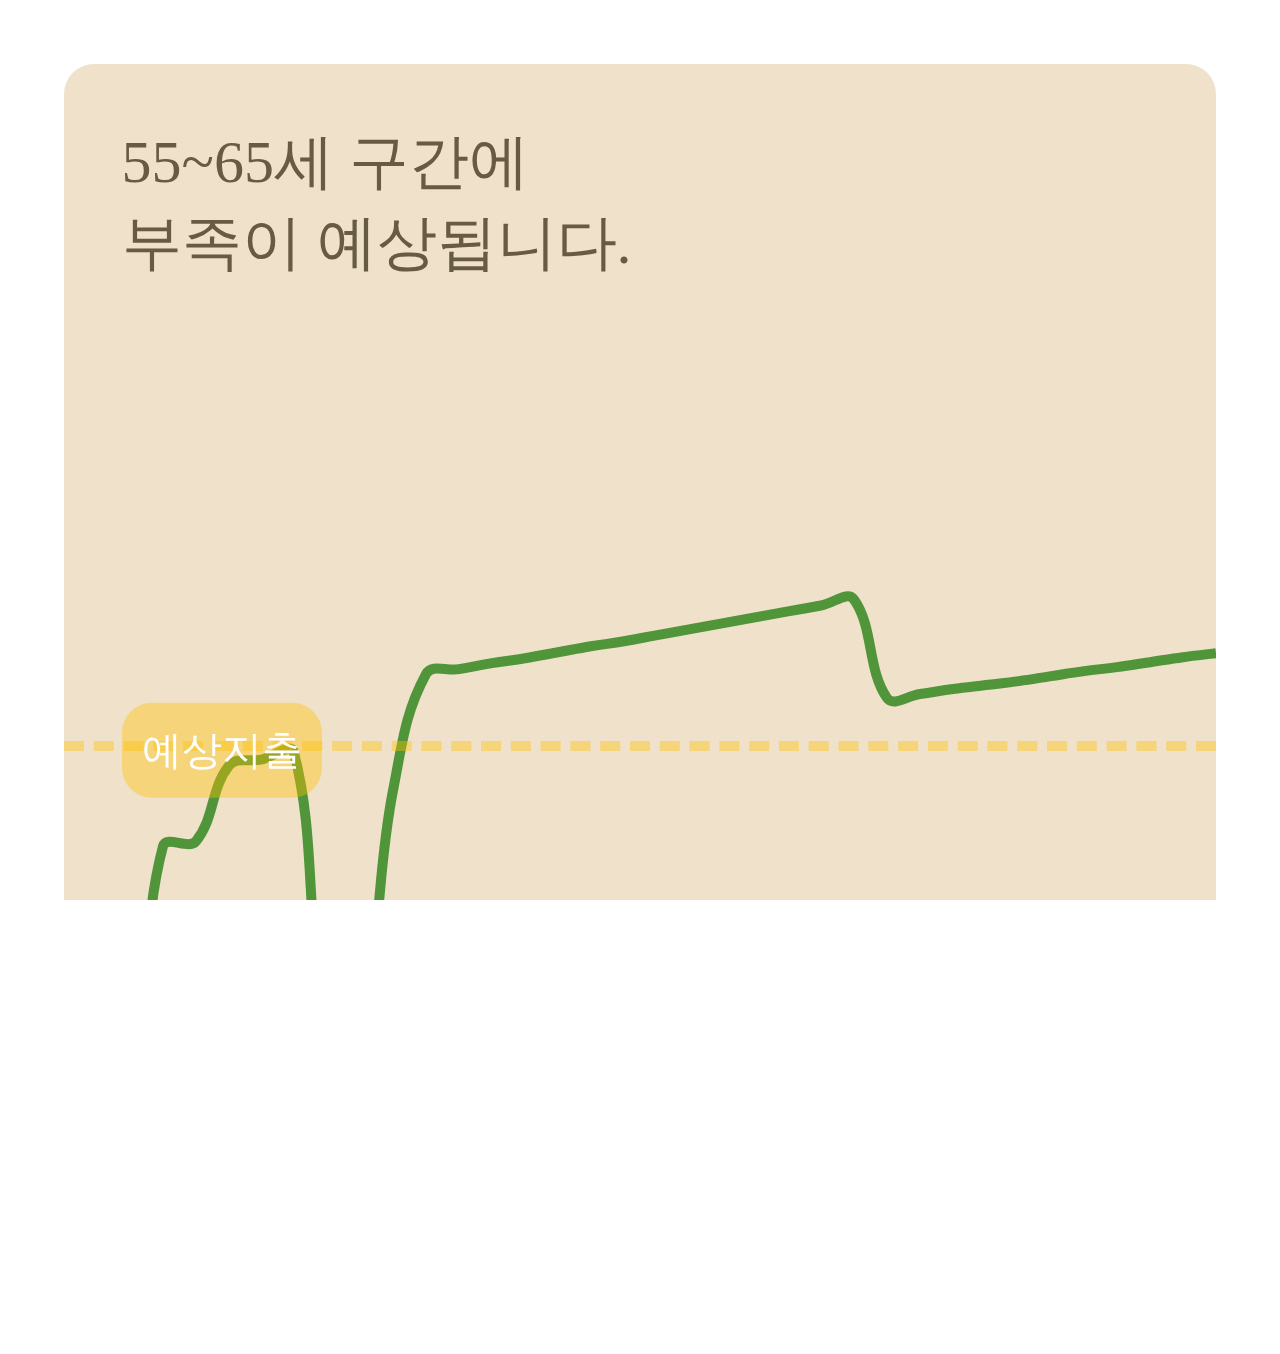
<file: src/index.html>
<head>
    <link rel="stylesheet" type="text/css" href="css/common.css">
    <link rel="stylesheet" type="text/css" href="css/chartBliiv.css">
    <link rel="stylesheet" type="text/css" href="css/chartJs.css">
    <script type="module" src="js/index.mjs"></script>
    <script type="text/javascript" src="js/Chart.bundle.min.js"></script>

</head>
<!--연금 나이 col 36개-->
<body>
    <section class="chartJS_container">
        <div class="chartJS_wrapper">
            <div class="chartJS_text">55~65세 구간에<br>부족이 예상됩니다.</div>
            <hr class="chartJS_spendline"/>
            <div class="chartJS_spendtext">예상지출</div>
            <canvas id="myChart" width="2" height="1"></canvas>
            <ul class="chartJS_agecontainer">
                <li>55</li>
                <li>60</li>
                <li>65</li>
                <li>70</li>
                <li>75</li>
                <li>80</li>
                <li>85</li>
                <li>90</li>
            </ul>
        </div>
    </section>
    <section class="chartJS_edit_container">
        <div data-color="#f7ac00" class="chartJS_edit edit_spend">지출 조절</div>
        <div data-color="#887a64" class="chartJS_edit edit_age">나이 조절</div>
    </section>
    <section class="chartJS_spend_container">
        <div class="chartJS_spend_wrapper">
            <div class="spend_text_wrapper">
                <div class="spend_text">
                    미래생활비 : 
                    <span class="spend_input">170</span>만원
                </div>
                <div class="spend_close_btn"></div>
            </div>
            <ul class="chartJS_spend_row">
                <li data-spend="170" class="chartJS_spend_element spend_selected">기본형</li>
                <li data-spend="210" class="chartJS_spend_element">표준형</li>
                <li data-spend="240" class="chartJS_spend_element">건강형</li>
                <li data-spend="265" class="chartJS_spend_element">여가형</li>
                <li data-spend="360" class="chartJS_spend_element">운용형</li>
            </ul>
        </div>
    </section>
</body>
</file>
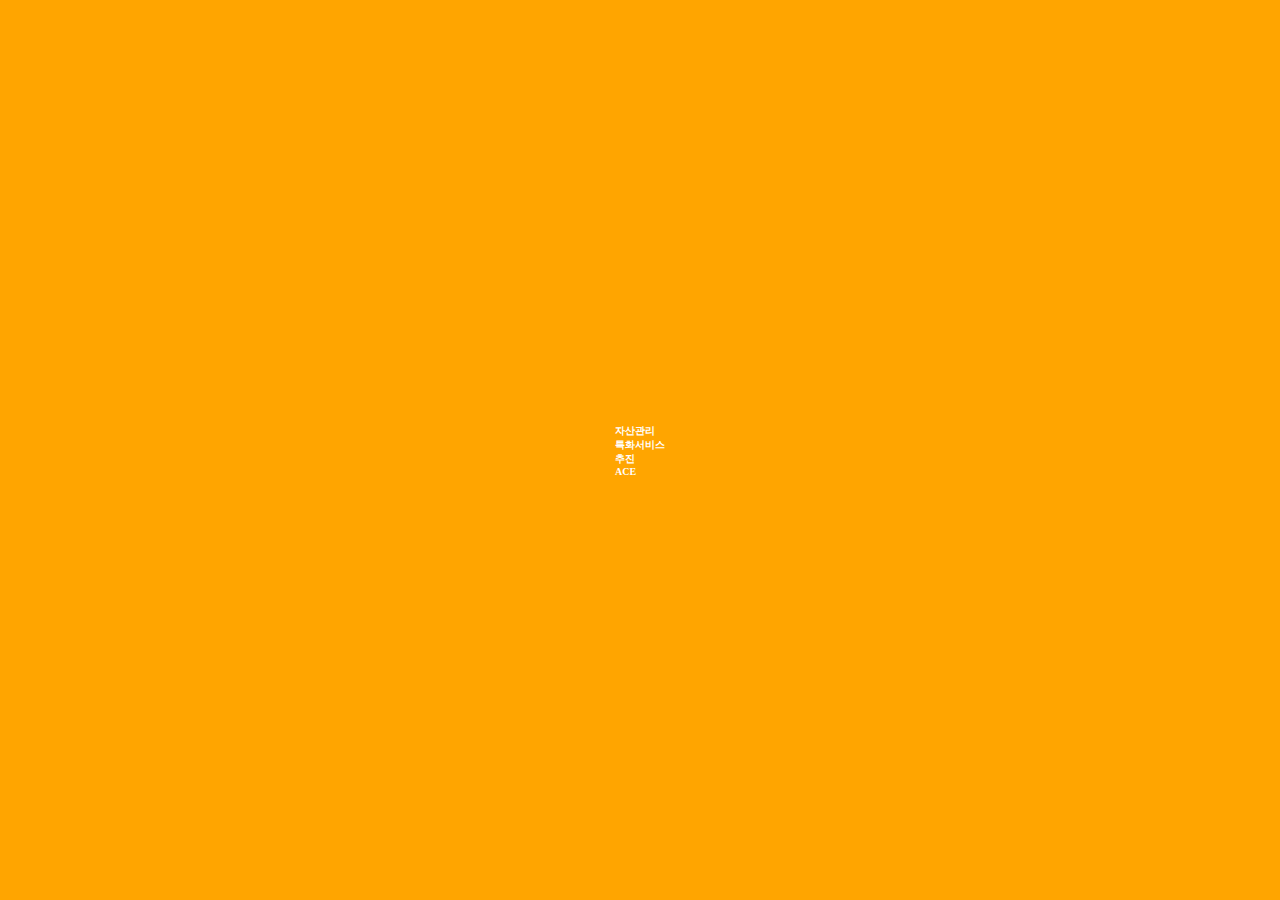
<file: src/main.html>
<!DOCTYPE html>
    <head>
        <link rel="stylesheet" type="text/css" href="css/common.css">
        <link rel="stylesheet" type="text/css" href="css/mainOverlay.css">
        <script type="module" src="js/main.mjs"></script>
    </head>
    <body>
        <!-- overlay section -->
        <section class="overlay_container">       
            <strong>
                자산관리<br>
                특화서비스<br>
                추진<br>
                ACE
            </strong>
        </section>
        hihi
    </body>
</html>
</file>
<file: src/css/common.css>
html,body{
    padding:0;
    margin:0;
    width: 100%;
    height:100%;
    background-color: white;
    font-size: 10px;
    overflow: scroll;
}
</file>
<file: src/css/chartBliiv.css>
.main_container{
    width:100%;
    height:auto;
    background-color: white;
    position:relative;

}

.graph_container{
    width:100%;
    height:30%;
    border-radius: 3%;
    background-color:white;
    border:0.05rem solid silver;
    overflow: hidden;
    position: relative;
}
.graph_wrapper{
    /* 스크롤 그래프 구현하고 싶을 
     position: absolute; 
    */
    display: flex;
    flex-direction: row;
    list-style:none;
    align-items: center;
    height:100%;
    padding:0 2%;
    margin:0;
}
.graph_column{
    display: flex;
    flex-direction: column-reverse;
    width:3rem;
    height: 90%;
    padding: 0 0.2rem;
}
.active_column{
    background-color: rgba(255,255,255,0.1);
}
.unactive_column{
    opacity: 0.3;
}
.graph_element{
    width:100%;
    border-radius:0.3rem;
    margin: 0.1rem 0;
}
</file>
<file: src/css/chartJs.css>
.chartJS_container {
    padding-top:5%;
    width: 100%;
    display:flex;
    justify-content: center;
    height:auto;
    position: relative;
  }

.chartJS_wrapper{
  width:90%;
  position:relative;
  padding:0% 0%;
  border-radius: 3rem;
  background-color: #f0e1ca;
}

.chartJS_text{
  margin-top:5%;
  margin-left:5%;
  font-size:6rem;
  color:#675b43;
  margin-bottom:20%;
}

.chartJS_spendline{
  position:absolute;
  top:60%;
  border:none;
  color:rgba(255, 255, 255, 0);
  width:100%;
  height:1px;
  border-top:1rem dashed rgba(255, 193, 3, 0.4);
  transition:top 1s;
}

.chartJS_spendtext{
  border-radius:3rem;
  position:absolute;
  top:60%;
  padding:2rem;
  font-size:4rem;
  background-color:rgba(255, 193, 3, 0.4);
  left:5%;
  transform:translateY(-35%);
  color:white;
  transition:top 1s;
}

.chartJS_agecontainer{
  display:flex;
  font-size:3rem;
  list-style:none;
  justify-content: space-between;
  padding:0 0.5%;
  color:#675b43;
  font-weight: bold;
}

.chartJS_edit_container{
  margin-top:3%;
  display:flex;
  justify-content: space-between;
  width:100%;
  height:auto;
}

.chartJS_edit{
  width:42.5%;
  color:white;
  display:flex;
  align-items: center;
  justify-content: center;
  padding: 3% 0;
  font-size: 4rem;
  border-radius: 2rem;
  transition:background-color 0.5s;
}

.edit_spend{
  margin-left: 5%;
  background-color:#f7ac00;
}

.edit_age{
  margin-right:5%;
  background-color:#887a64;
}

.edit_selected{
  background-color:white
}

.chartJS_spend_container{
  margin-top:3%;
  width:100%;
  flex-direction: column;
  align-items: center;
  display:none;
  opacity:1;
  transition: transform, opacity 1s;
}

.chartJS_spend_wrapper{
  display:flex;
  flex-direction: column;
  align-items: center;
  width:90%;
  background-color:#f7f6f6;
  padding: 3% 0;
  border: 1px solid silver;
  border-radius: 2rem;
}

.spend_text_wrapper{
  width:95%;
  display:flex;
  justify-content: space-between;
  align-items: center;
  font-weight: bold;
  padding:1% 0;
  font-size:5rem;
}

.spend_text{

}

.spend_input{

}

.spend_close_btn{
  width:4rem;
  height:4rem;
  color:transparent;
  background-image: url(../assets/images/close_btn.png);
  background-size: 3rem 3rem;
  background-repeat: no-repeat;
}

.chartJS_spend_row{
  margin:0;
  padding:0;
  margin-top:2%;
  list-style: none;
  display:flex;
  width:100%;
  justify-content: space-around;
}

.chartJS_spend_element{
  font-size:4rem;
  padding:3rem 2rem;
  background-color:white;
  border-radius: 2rem;
  border: 1px solid silver;
  transition: background-color 0.7s;
}

.spend_selected{
  background-color: #f7ac00;
  color:#ffe8b3;
  border: 2px solid #ffe8b3;
}

.chartJS_spend_btn{
  margin-top:3%;
  font-size: 4rem;
  border-radius: 2rem;
  width:90%;
  text-align:center;
  padding:3% 0;
  background-color: #f7ac00;
  color:white;
}
</file>
<file: src/css/mainOverlay.css>
.overlay_container{
    position: absolute; 
    display: flex;
    align-items: center;
    justify-content: center;
    background-color: orange;
    /* 255 165 0  */
    color:white;
    width:100%;
    height:100%;
    transition: all 1s;
}

.overlay_hide{
    opacity: 0;
}

.overlay_none{
    display: none;
}
</file>
